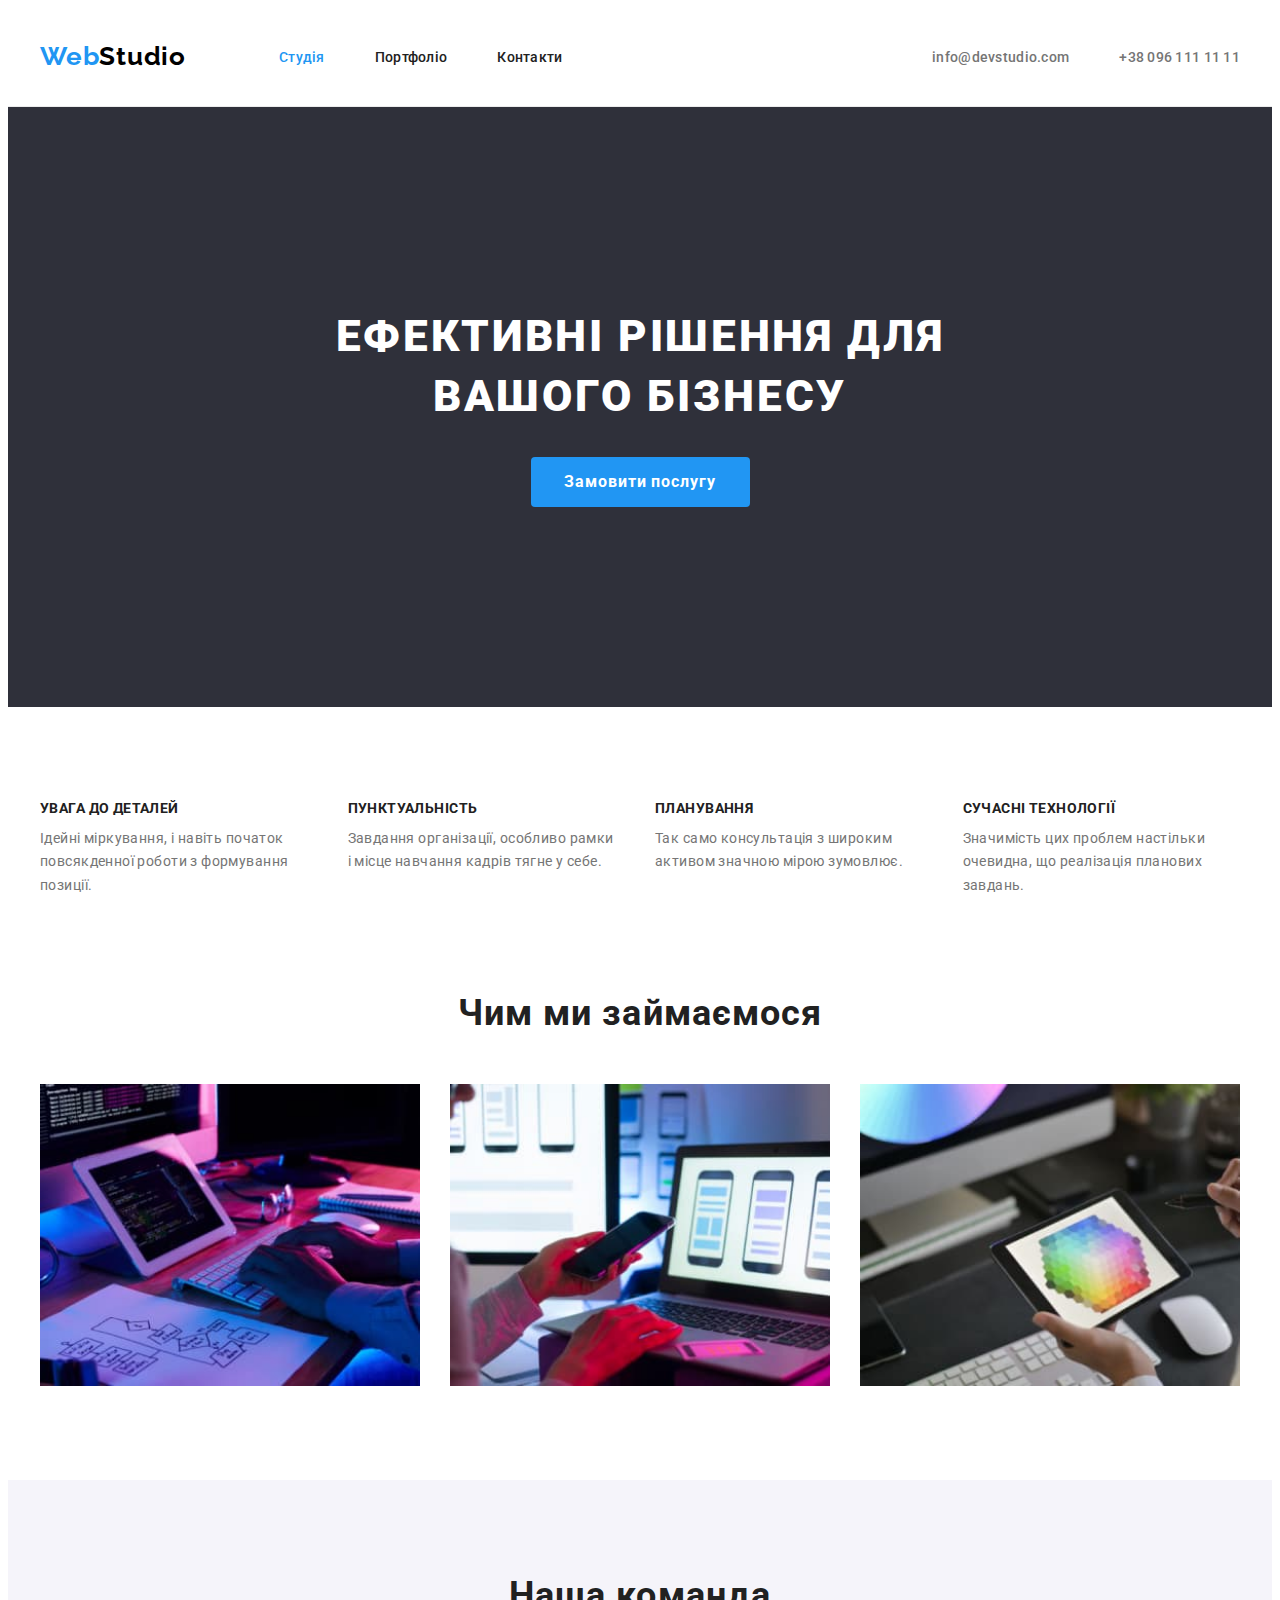
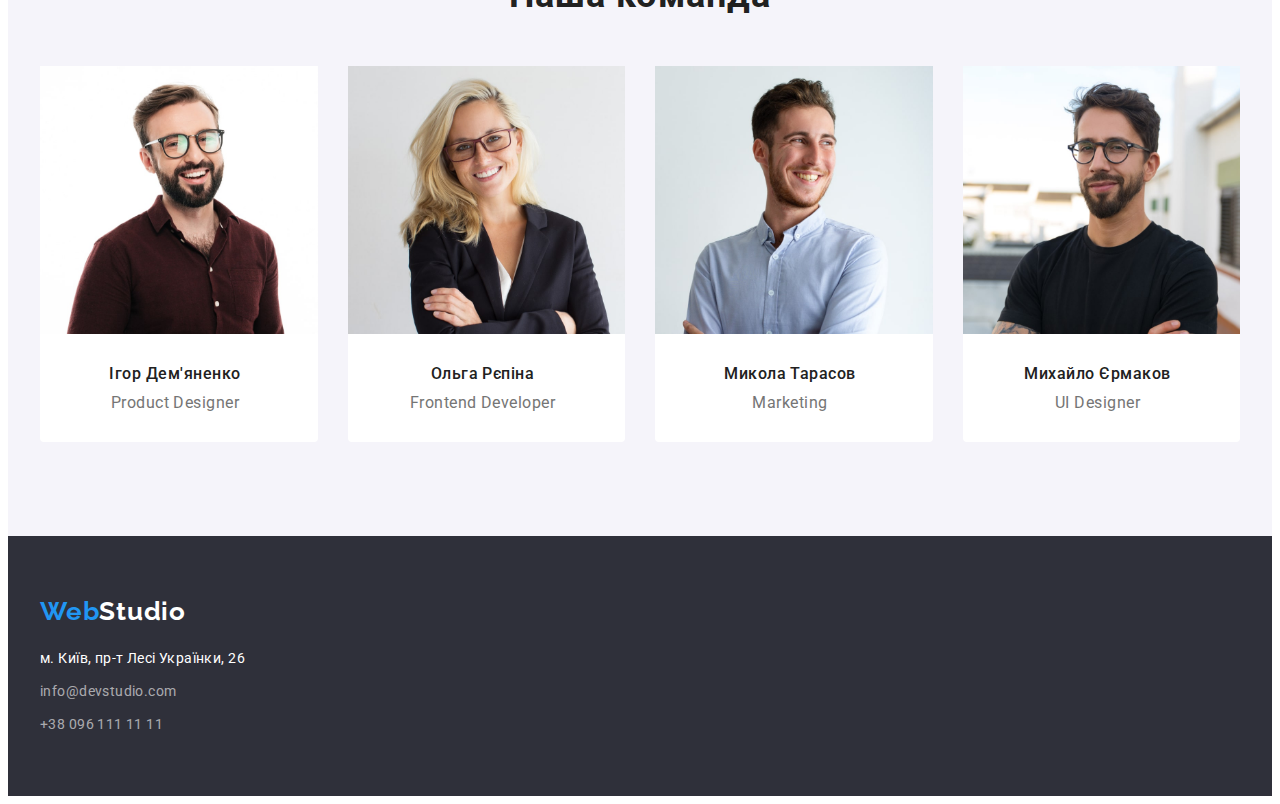
<file: index.html>
<!DOCTYPE html>
<html lang="uk">
  <head>
    <meta charset="UTF-8" />
    <meta http-equiv="X-UA-Compatible" content="IE=edge" />
    <meta name="viewport" content="width=device-width, initial-scale=1.0" />
    <title>Студія</title>
    <link rel="preconnect" href="https://fonts.googleapis.com" />
    <link rel="preconnect" href="https://fonts.gstatic.com" crossorigin />
    <link
      href="https://fonts.googleapis.com/css2?family=Raleway:wght@700&family=Roboto:wght@400;500;700;900&display=swap"
      rel="stylesheet"
    />
    <link
      rel="stylesheet"
      href="https://cdnjs.cloudflare.com/ajax/libs/modern-normalize/1.1.0/modern-normalize.min.css"
      integrity="sha512-wpPYUAdjBVSE4KJnH1VR1HeZfpl1ub8YT/NKx4PuQ5NmX2tKuGu6U/JRp5y+Y8XG2tV+wKQpNHVUX03MfMFn9Q=="
      crossorigin="anonymous"
      referrerpolicy="no-referrer"
    />
    <link rel="stylesheet" href="./css/styles.css" />
  </head>
  <body>
    <header class="header">
      <div class="container flex-container">
        <nav class="header-nav">
          <a class="header-logo link" href="./index.html" lang="en"
            >Web<span class="header-word">Studio</span>
          </a>
          <ul class="header-list list">
            <li class="header-item">
              <a class="header-link link current" href="./index.html">Студія</a>
            </li>
            <li class="header-item">
              <a class="header-link link" href="./portfolio.html">Портфоліо</a>
            </li>
            <li class="header-item">
              <a class="header-link link" href="#">Контакти</a>
            </li>
          </ul>
        </nav>
        <ul class="header-list-contacts list">
          <li class="header-contacts">
            <a
              class="header-contacts-link link"
              href="mailto:info@devstudio.com"
              >info@devstudio.com</a
            >
          </li>
          <li class="header-contacts">
            <a class="header-contacts-link link" href="tel:+380961111111"
              >+38 096 111 11 11</a
            >
          </li>
        </ul>
      </div>
    </header>
    <main>
      <section class="hero">
        <div class="container">
          <h1 class="hero-title">Ефективні рішення для вашого бізнесу</h1>
          <button class="hero-btn" type="button">Замовити послугу</button>
        </div>
      </section>
      <section class="features">
        <div class="container">
          <h2 class="features-title visually-hidden">Особливості студії</h2>
          <ul class="features-list list flex-container">
            <li class="features-item">
              <h3 class="features-heading">Увага до деталей</h3>
              <p class="features-text">
                Ідейні міркування, і навіть початок повсякденної роботи з
                формування позиції.
              </p>
            </li>
            <li class="features-item">
              <h3 class="features-heading">Пунктуальність</h3>
              <p class="features-text">
                Завдання організації, особливо рамки і місце навчання кадрів
                тягне у себе.
              </p>
            </li>
            <li class="features-item">
              <h3 class="features-heading">Планування</h3>
              <p class="features-text">
                Так само консультація з широким активом значною мірою зумовлює.
              </p>
            </li>
            <li class="features-item">
              <h3 class="features-heading">Сучасні технології</h3>
              <p class="features-text">
                Значимість цих проблем настільки очевидна, що реалізація
                планових завдань.
              </p>
            </li>
          </ul>
        </div>
      </section>
      <section class="activity">
        <div class="container">
          <h2 class="activity-title">Чим ми займаємося</h2>
          <ul class="activity-list list flex-container">
            <li class="activity-item">
              <img
                src="./images/img-work1.jpg"
                alt="Веб розробка"
                width="370"
                height="294"
              />
            </li>
            <li class="activity-item">
              <img
                src="./images/img-work2.jpg"
                alt="Адаптивна верстка"
                width="370"
                height="294"
              />
            </li>
            <li class="activity-item">
              <img
                src="./images/img-work3.jpg"
                alt="Підбір кольорової палітри"
                width="370"
                height="294"
              />
            </li>
          </ul>
        </div>
      </section>
      <section class="team">
        <div class="container">
          <h2 class="team-title">Наша команда</h2>
          <ul class="team-list list flex-container">
            <li class="team-item">
              <img
                src="./images/product-designer.jpg"
                alt="Дизайнер"
                width="270"
                height="260"
              />
              <h3 class="team-heading">Ігор Дем'яненко</h3>
              <p class="team-text" lang="en">Product Designer</p>
            </li>
            <li class="team-item">
              <img
                src="./images/frontend-developer.jpg"
                alt="Разработчик"
                width="270"
                height="260"
              />
              <h3 class="team-heading">Ольга Рєпіна</h3>
              <p class="team-text" lang="en">Frontend Developer</p>
            </li>
            <li class="team-item">
              <img
                src="./images/marketing.jpg"
                alt="Маркетолог"
                width="270"
                height="260"
              />
              <h3 class="team-heading">Микола Тарасов</h3>
              <p class="team-text" lang="en">Marketing</p>
            </li>
            <li class="team-item">
              <img
                src="./images/ui-designer.jpg"
                alt="Дизайнер Інтерфейса"
                width="270"
                height="260"
              />
              <h3 class="team-heading">Михайло Єрмаков</h3>
              <p class="team-text" lang="en">UI Designer</p>
            </li>
          </ul>
        </div>
      </section>
    </main>

    <footer class="footer">
      <div class="container">
        <a class="footer-logo link" href="./index.html" lang="en"
          >Web<span class="footer-word">Studio</span>
        </a>
        <address>
          <ul class="footer-list list">
            <li class="footer-item">
              <a
                class="footer-address link"
                href="https://goo.gl/maps/BTiQaYyB7gMG9SHp6"
                target="_blank"
                rel="noopener noreferrer nofollow"
                >м. Київ, пр-т Лесі Українки, 26</a
              >
            </li>
            <li class="footer-item">
              <a class="footer-contacts link" href="mailto:info@devstudio.com"
                >info@devstudio.com</a
              >
            </li>
            <li class="footer-item">
              <a class="footer-contacts link" href="tel:+380961111111"
                >+38 096 111 11 11</a
              >
            </li>
          </ul>
        </address>
      </div>
    </footer>
  </body>
</html>
</file>
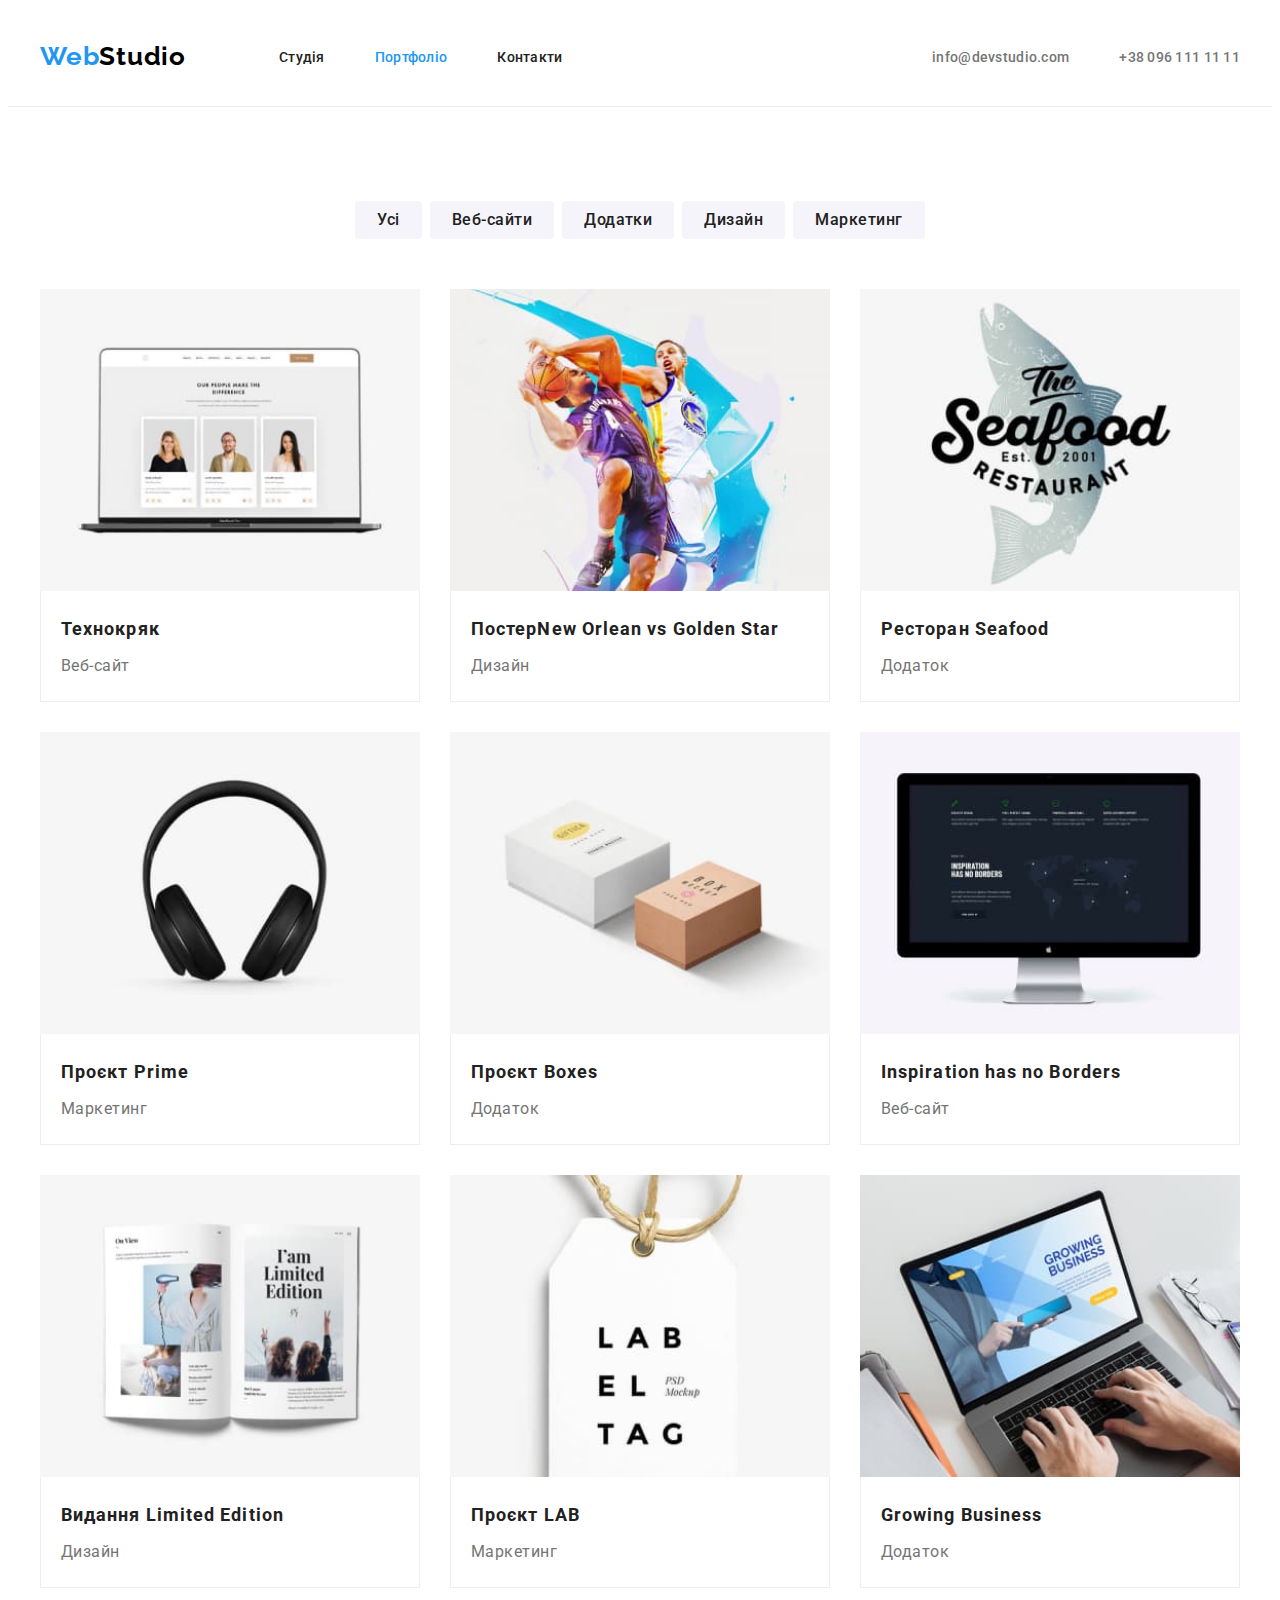
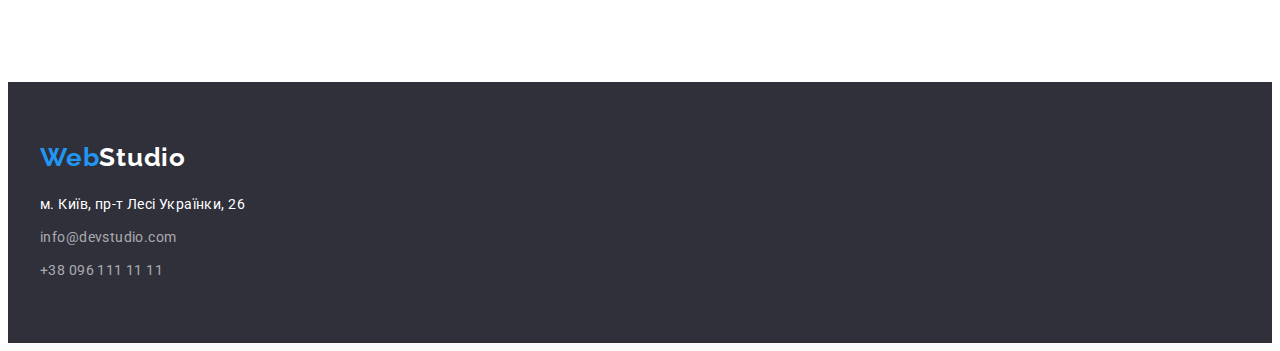
<file: portfolio.html>
<!DOCTYPE html>
<html lang="uk">
  <head>
    <meta charset="UTF-8" />
    <meta http-equiv="X-UA-Compatible" content="IE=edge" />
    <meta name="viewport" content="width=device-width, initial-scale=1.0" />
    <title>Студія</title>
    <link rel="preconnect" href="https://fonts.googleapis.com" />
    <link rel="preconnect" href="https://fonts.gstatic.com" crossorigin />
    <link
      href="https://fonts.googleapis.com/css2?family=Raleway:wght@700&family=Roboto:wght@400;500;700;900&display=swap"
      rel="stylesheet"
    />
    <link
      rel="stylesheet"
      href="https://cdnjs.cloudflare.com/ajax/libs/modern-normalize/1.1.0/modern-normalize.min.css"
      integrity="sha512-wpPYUAdjBVSE4KJnH1VR1HeZfpl1ub8YT/NKx4PuQ5NmX2tKuGu6U/JRp5y+Y8XG2tV+wKQpNHVUX03MfMFn9Q=="
      crossorigin="anonymous"
      referrerpolicy="no-referrer"
    />
    <link rel="stylesheet" href="./css/styles.css" />
  </head>
  <body>
    <header class="header">
      <div class="container flex-container">
        <nav class="header-nav">
          <a class="header-logo link" href="./index.html" lang="en"
            >Web<span class="header-word">Studio</span>
          </a>
          <ul class="header-list list">
            <li class="header-item">
              <a class="header-link link" href="./index.html">Студія</a>
            </li>
            <li class="header-item">
              <a class="header-link link current" href="./portfolio.html"
                >Портфоліо</a
              >
            </li>
            <li class="header-item">
              <a class="header-link link" href="#">Контакти</a>
            </li>
          </ul>
        </nav>
        <ul class="header-list-contacts list">
          <li class="header-contacts">
            <a
              class="header-contacts-link link"
              href="mailto:info@devstudio.com"
              >info@devstudio.com</a
            >
          </li>
          <li class="header-contacts">
            <a class="header-contacts-link link" href="tel:+380961111111"
              >+38 096 111 11 11</a
            >
          </li>
        </ul>
      </div>
    </header>
    <main>
      <section class="gallery">
        <div class="container">
          <h1 class="gallery-title visually-hidden">Галерея</h1>
          <ul class="gallery-items list flex-container">
            <li><button class="gallery-btn" type="button">Усі</button></li>
            <li>
              <button class="gallery-btn" type="button">Веб-сайти</button>
            </li>
            <li><button class="gallery-btn" type="button">Додатки</button></li>
            <li><button class="gallery-btn" type="button">Дизайн</button></li>
            <li>
              <button class="gallery-btn" type="button">Маркетинг</button>
            </li>
          </ul>
          <ul class="gallery-list list flex-container">
            <li class="gallery-item">
              <a class="gallery-link link" href="#">
                <img
                  src="./images/img-technocrack.jpg"
                  alt="Веб-сайт Технокряк"
                  width="370"
                  height="294"
                />
                <div class="gallery-content">
                  <h3 class="gallery-heading">Технокряк</h3>
                  <p class="gallery-text">Веб-сайт</p>
                </div>
              </a>
            </li>
            <li class="gallery-item">
              <a class="gallery-link link" href="">
                <img
                  src="./images/img-poster.jpg"
                  alt="Постер New Orlean vs Golden Star"
                  width="370"
                  height="294"
                />
                <div class="gallery-content">
                  <h3 class="gallery-heading">
                    Постер<span lang="en">New Orlean vs Golden Star</span>
                  </h3>
                  <p class="gallery-text">Дизайн</p>
                </div>
              </a>
            </li>
            <li class="gallery-item">
              <a class="gallery-link link" href="#">
                <img
                  src="./images/img-seafood.jpg"
                  alt="Ресторан Seafood"
                  width="370"
                  height="294"
                />
                <div class="gallery-content">
                  <h3 class="gallery-heading">
                    Ресторан <span lang="en">Seafood</span>
                  </h3>
                  <p class="gallery-text">Додаток</p>
                </div>
              </a>
            </li>
            <li class="gallery-item">
              <a class="gallery-link link" href="#">
                <img
                  src="./images/img-prime.jpg"
                  alt="Проєкт Prime"
                  width="370"
                  height="294"
                />
                <div class="gallery-content">
                  <h3 class="gallery-heading">
                    Проєкт <span lang="en">Prime</span>
                  </h3>
                  <p class="gallery-text">Маркетинг</p>
                </div>
              </a>
            </li>
            <li class="gallery-item">
              <a class="gallery-link link" href="#">
                <img
                  src="./images/img-boxes.jpg"
                  alt="Проєкт Boxes"
                  width="370"
                  height="294"
                />
                <div class="gallery-content">
                  <h3 class="gallery-heading">
                    Проєкт <span lang="en">Boxes</span>
                  </h3>
                  <p class="gallery-text">Додаток</p>
                </div>
              </a>
            </li>
            <li class="gallery-item">
              <a class="gallery-link link" href="#">
                <img
                  src="./images/img-inspiration.jpg"
                  alt="Веб-сайт Inspiration has no Borders"
                  width="370"
                  height="294"
                />
                <div class="gallery-content">
                  <h3 class="gallery-heading" lang="en">
                    Inspiration has no Borders
                  </h3>
                  <p class="gallery-text">Веб-сайт</p>
                </div>
              </a>
            </li>
            <li class="gallery-item">
              <a class="gallery-link link" href="#">
                <img
                  src="./images/img-limited-edition.jpg"
                  alt="Видання Limited Edition"
                  width="370"
                  height="294"
                />
                <div class="gallery-content">
                  <h3 class="gallery-heading">
                    Видання <span lang="en">Limited Edition</span>
                  </h3>
                  <p class="gallery-text">Дизайн</p>
                </div>
              </a>
            </li>
            <li class="gallery-item">
              <a class="gallery-link link" href="#">
                <img
                  src="./images/img-lab.jpg"
                  alt="Проєкт LAB"
                  width="370"
                  height="294"
                />
                <div class="gallery-content">
                  <h3 class="gallery-heading">
                    Проєкт <span lang="en">LAB</span>
                  </h3>
                  <p class="gallery-text">Маркетинг</p>
                </div>
              </a>
            </li>
            <li class="gallery-item">
              <a class="gallery-link link" href="#">
                <img
                  src="./images/img-growing-business.jpg"
                  alt="Growing Business"
                  width="370"
                  height="294"
                />
                <div class="gallery-content">
                  <h3 class="gallery-heading" lang="en">Growing Business</h3>
                  <p class="gallery-text">Додаток</p>
                </div>
              </a>
            </li>
          </ul>
        </div>
      </section>
    </main>

    <footer class="footer">
      <div class="container">
        <a class="footer-logo link" href="./index.html" lang="en"
          >Web<span class="footer-word">Studio</span>
        </a>
        <address>
          <ul class="footer-list list">
            <li class="footer-item">
              <a
                class="footer-address link"
                href="https://goo.gl/maps/BTiQaYyB7gMG9SHp6"
                target="_blank"
                rel="noopener noreferrer nofollow"
                >м. Київ, пр-т Лесі Українки, 26</a
              >
            </li>
            <li class="footer-item">
              <a class="footer-contacts link" href="mailto:info@devstudio.com"
                >info@devstudio.com</a
              >
            </li>
            <li class="footer-item">
              <a class="footer-contacts link" href="tel:+380961111111"
                >+38 096 111 11 11</a
              >
            </li>
          </ul>
        </address>
      </div>
    </footer>
  </body>
</html>
</file>
<file: css/styles.css>
:root {
  --top-text-color: #212121;
  --text-color: #757575;
  --second-text-color: #ffffff;
  --accent-color: #2196f3;
  --btn-background: ;
}

p,
h1,
h2,
h3,
h4,
h5,
h6 {
  margin: 0;
}

ul,
ol {
  margin: 0;
  padding-left: 0;
}

img {
  display: block;
  width: 100%;
  height: auto;
}

body {
  font-family: "Roboto", sans-serif;
  background: var(--second-text-color);
}

.container {
  width: 1200px;
  padding-left: 15px;
  padding-right: 15px;
  margin: 0 auto;
}

.list {
  list-style: none;
}

.link {
  text-decoration: none;
}

.flex-container {
  display: flex;
  align-items: center;
}

/* -------------HEADER------------- */
.header {
  border-bottom: 1px solid #ececec;
  padding-top: 24px;
  padding-bottom: 24px;
}

.header-nav {
  display: flex;
  align-items: center;
}

.header-logo {
  font-family: "Raleway", sans-serif;
  font-weight: 700;
  font-size: 26px;
  line-height: 1.92;
  letter-spacing: 0.03em;
  color: var(--accent-color);
  margin-right: 93px;
}

.header-word {
  color: #000000;
}

.header-list,
.header-list-contacts {
  display: flex;
  align-items: center;
  gap: 50px;
}

.header-list-contacts {
  margin-left: auto;
}

.header-link,
.header-contacts-link {
  font-weight: 500;
  font-size: 14px;
  line-height: 1.14;
  letter-spacing: 0.02em;
  padding-top: 32px;
  padding-bottom: 32px;
}

.header-link {
  color: var(--top-text-color);
}

.header-link:focus,
.header-link:hover,
.current {
  color: var(--accent-color);
}

.header-contacts-link {
  color: var(--text-color);
}

.header-contacts-link:focus,
.header-contacts-link:hover {
  color: var(--accent-color);
}

/* -------------HERO------------- */

.hero {
  padding-top: 200px;
  padding-bottom: 200px;
  background: #2f303a;
  text-align: center;
}

.hero-title {
  margin: 0 auto 30px auto;
  max-width: 696px;
  font-weight: 900;
  font-size: 44px;
  line-height: 1.36;
  letter-spacing: 0.06em;
  text-transform: uppercase;
  color: var(--second-text-color);
}

.hero-btn {
  font-family: inherit;
  font-weight: 700;
  font-size: 16px;
  line-height: 1.88;
  text-align: center;
  letter-spacing: 0.06em;
  cursor: pointer;
  border-radius: 4px;
  border: none;
  color: var(--second-text-color);
  background: var(--accent-color);
  min-width: 219px;
  height: 50px;
}

.hero-btn:focus,
.hero-btn:hover {
  background: #188ce8;
}

/* -------------FEATURES------------- */

.visually-hidden {
  position: absolute;
  white-space: nowrap;
  width: 1px;
  height: 1px;
  overflow: hidden;
  border: 0;
  padding: 0;
  clip: rect(0 0 0 0);
  clip-path: inset(50%);
  margin: -1px;
}

.features {
  padding-top: 94px;
  padding-bottom: 94px;
}

.features-list {
  flex-wrap: wrap;
  gap: 30px;
  justify-content: center;
  align-items: flex-start;
}

.features-item {
  flex-basis: calc((100% - 90px) / 4);
}

.features-heading {
  max-width: 270px;
  margin-bottom: 10px;
  font-size: 14px;
  line-height: 1.14;
  letter-spacing: 0.03em;
  text-transform: uppercase;
  color: var(--top-text-color);
}

.features-text {
  max-width: 270px;
  font-size: 14px;
  line-height: 1.71;
  letter-spacing: 0.03em;
  color: var(--text-color);
}

/* -------------ACTIVITY------------- */
.activity {
  padding-bottom: 94px;
}

.activity-title,
.team-title {
  margin-bottom: 50px;
  font-size: 36px;
  line-height: 1.17;
  text-align: center;
  letter-spacing: 0.03em;
  color: var(--top-text-color);
}

.activity-list {
  flex-wrap: wrap;
  gap: 30px;
  justify-content: space-between;
}

.activity-item {
  flex-basis: calc((100% - 60px) / 3);
}
/* -------------TEAM------------- */
.team {
  padding-top: 94px;
  padding-bottom: 94px;
  background: #f5f4fa;
}

.team-list {
  flex-wrap: wrap;
  gap: 30px;
  justify-content: space-between;
  align-items: flex-start;
}

.team-item {
  padding-bottom: 30px;
  width: calc((100% - 90px) / 4);
  /* flex-basis: calc((100% - 90px) / 4); */
  border-radius: 0px 0px 4px 4px;
  background: var(--second-text-color);
}

.team-heading {
  max-width: 270px;
  margin-top: 30px;
  font-weight: 500;
  font-size: 16px;
  line-height: 1.19x;
  text-align: center;
  letter-spacing: 0.03em;
  color: var(--top-text-color);
}

.team-text {
  max-width: 270px;
  margin-top: 10px;
  font-size: 16px;
  line-height: 1.19;
  text-align: center;
  letter-spacing: 0.03em;
  color: var(--text-color);
}
/* -------------FOOTER------------- */

.footer {
  padding-top: 60px;
  padding-bottom: 60px;
  background: #2f303a;
}

.footer-logo {
  display: inline-block;
  margin-bottom: 20px;
  font-family: "Raleway", sans-serif;
  font-weight: 700;
  font-size: 26px;
  line-height: 1.19;
  letter-spacing: 0.03em;
  color: var(--accent-color);
}

.footer-word {
  color: var(--second-text-color);
}

.footer-item {
  font-style: normal;
  font-weight: 400;
  font-size: 14px;
  line-height: 1.71;
  letter-spacing: 0.03em;
  margin-bottom: 9px;
}

.footer-item:last-child {
  margin-bottom: 0;
}

.footer-address {
  color: var(--second-text-color);
}

.footer-contacts {
  color: rgba(255, 255, 255, 0.6);
}

.footer-contacts:focus,
.footer-contacts:hover,
.footer-address:focus,
.footer-address:hover {
  color: var(--accent-color);
}

/* -------------PORTFOLIO------------- */

/* -------------GALLERY------------- */
.gallery {
  padding-top: 94px;
  padding-bottom: 94px;
}

.gallery-items {
  justify-content: center;
  gap: 8px;
  margin-bottom: 50px;
}

.gallery-btn {
  padding: 6px 22px;

  font-family: inherit;
  font-weight: 500;
  font-size: 16px;
  line-height: 1.62;
  text-align: center;
  letter-spacing: 0.03em;
  cursor: pointer;
  border: none;
  border-radius: 4px;
  color: var(--top-text-color);
  background: #f5f4fa;
}

.gallery-btn:focus,
.gallery-btn:hover {
  color: var(--second-text-color);
  background: var(--accent-color);
}

.gallery-list {
  flex-wrap: wrap;
  gap: 30px;
  align-items: flex-start;
}

.gallery-heading:hover,
.gallery-text:hover {
  color: var(--accent-color);
}

.gallery-item {
  flex-basis: calc((100% - 60px) / 3);
  /* flex-basis: calc(100% / 3 - 30px); */
}

.gallery-content {
  padding: 20px;
  border: 1px solid #eeeeee;
  border-top: none;
}

.gallery-heading {
  max-width: 370px;
  font-weight: 700;
  font-size: 18px;
  line-height: 2;
  letter-spacing: 0.06em;
  color: var(--top-text-color);
}

.gallery-text {
  max-width: 370px;
  margin-top: 4px;
  font-size: 16px;
  line-height: 1.88;
  letter-spacing: 0.03em;
  color: var(--text-color);
}
</file>
